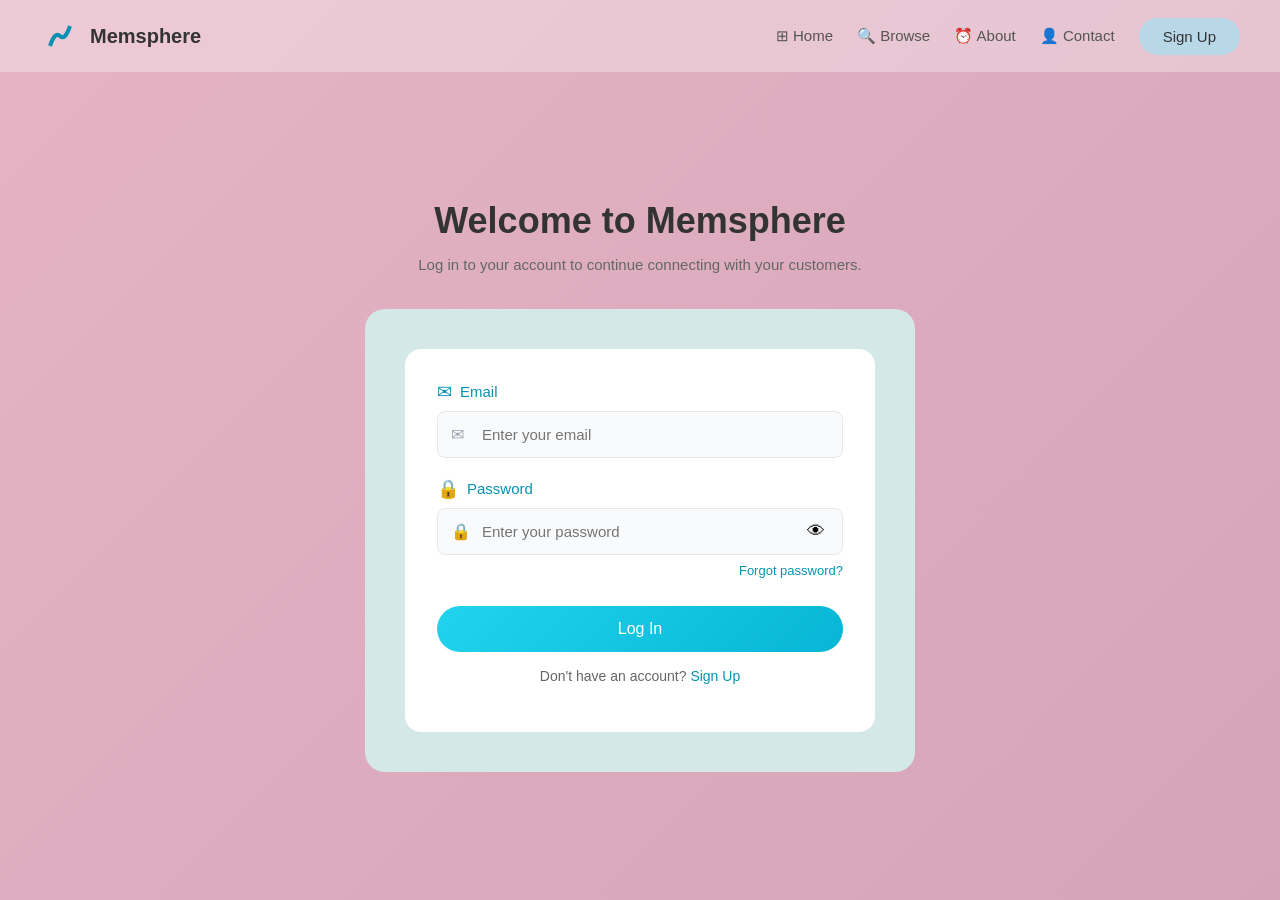
<file: Memspehere1/index.html>
<!DOCTYPE html>
<html lang="en">
<head>
    <meta charset="UTF-8">
    <meta name="viewport" content="width=device-width, initial-scale=1.0">
    <title>Memsphere - Admin Dashboard</title>
    <link rel="stylesheet" href="styles.css">
</head>
<body>
    <div class="container">
        <!-- Sidebar -->
        <aside class="sidebar">
            <div class="logo">
                <svg width="40" height="40" viewBox="0 0 40 40">
                    <path d="M10 30 Q15 15, 20 20 T30 10" stroke="#0891b2" stroke-width="4" fill="none"/>
                </svg>
                <span>Memsphere</span>
            </div>
            <nav>
                <a href="#dashboard" class="nav-item active" data-view="dashboard">
                    <span class="icon">⊞</span>
                    Dashboard
                </a>
                <a href="#approvals" class="nav-item" data-view="approvals">
                    <span class="icon">⚙</span>
                    Business Approvals
                </a>
                <a href="#businesses" class="nav-item" data-view="businesses">
                    <span class="icon">🏛</span>
                    All Businesses
                </a>
            </nav>
        </aside>

        <!-- Main Content -->
        <main class="main-content">
            <!-- Dashboard View -->
            <div id="dashboard-view" class="view active">
                <header class="header">
                    <h1>Dashboard</h1>
                    <div class="header-actions">
                        <button class="icon-btn">🔔</button>
                        <button class="icon-btn" onclick="logout()" title="Logout">👤</button>
                    </div>
                </header>
                
                <div class="stats-grid">
                    <div class="stat-card">
                        <h3>Total<br>Businesses</h3>
                    </div>
                    <div class="stat-card">
                        <h3>Pending<br>Approvals</h3>
                    </div>
                    <div class="stat-card">
                        <h3>Active<br>Businesses</h3>
                    </div>
                </div>

                <div class="recent-section">
                    <h2>Recent Registrations (?)</h2>
                </div>
            </div>

            <!-- Business Approvals View -->
            <div id="approvals-view" class="view">
                <header class="header">
                    <h1>Business Approvals</h1>
                    <div class="header-actions">
                        <button class="icon-btn">🔔</button>
                        <button class="icon-btn" onclick="logout()" title="Logout">👤</button>
                    </div>
                </header>
                
                <div class="controls">
                    <div class="search-bar">
                        <span class="search-icon">🔍</span>
                        <input type="text" placeholder="Search">
                    </div>
                    <button class="btn-secondary">🎚 Filter</button>
                    <button class="btn-secondary">≡ Sort by date</button>
                </div>

                <table class="data-table">
                    <thead>
                        <tr>
                            <th>Business Name</th>
                            <th>Owner</th>
                            <th>Date Registered</th>
                            <th>Status</th>
                            <th>Actions</th>
                        </tr>
                    </thead>
                    <tbody>
                        <tr>
                            <td>Daily Grind Cafe</td>
                            <td>Caster Andres</td>
                            <td>February 01, 2026</td>
                            <td><span class="status-badge pending">Pending</span></td>
                            <td>
                                <div class="action-buttons">
                                    <button class="btn-approve" onclick="handleApprove(this)">Approve</button>
                                    <button class="btn-decline" onclick="handleDecline(this)">Decline</button>
                                </div>
                            </td>
                        </tr>
                        <tr>
                            <td>Daily Grind Cafe</td>
                            <td>Caster Andres</td>
                            <td>February 01, 2026</td>
                            <td><span class="status-badge pending">Pending</span></td>
                            <td>
                                <div class="action-buttons">
                                    <button class="btn-approve" onclick="handleApprove(this)">Approve</button>
                                    <button class="btn-decline" onclick="handleDecline(this)">Decline</button>
                                </div>
                            </td>
                        </tr>
                        <tr>
                            <td>Daily Grind Cafe</td>
                            <td>Caster Andres</td>
                            <td>February 01, 2026</td>
                            <td><span class="status-badge pending">Pending</span></td>
                            <td>
                                <div class="action-buttons">
                                    <button class="btn-approve" onclick="handleApprove(this)">Approve</button>
                                    <button class="btn-decline" onclick="handleDecline(this)">Decline</button>
                                </div>
                            </td>
                        </tr>
                        <tr>
                            <td>Daily Grind Cafe</td>
                            <td>Caster Andres</td>
                            <td>February 01, 2026</td>
                            <td><span class="status-badge pending">Pending</span></td>
                            <td>
                                <div class="action-buttons">
                                    <button class="btn-approve" onclick="handleApprove(this)">Approve</button>
                                    <button class="btn-decline" onclick="handleDecline(this)">Decline</button>
                                </div>
                            </td>
                        </tr>
                    </tbody>
                </table>
            </div>

            <!-- All Businesses View -->
            <div id="businesses-view" class="view">
                <header class="header">
                    <h1>All Businesses</h1>
                    <div class="header-actions">
                        <button class="icon-btn">🔔</button>
                        <button class="icon-btn" onclick="logout()" title="Logout">👤</button>
                    </div>
                </header>
                
                <div class="controls">
                    <div class="search-bar">
                        <span class="search-icon">🔍</span>
                        <input type="text" placeholder="Search">
                    </div>
                    <button class="btn-secondary">🎚 Filter</button>
                    <button class="btn-secondary">≡ Sort by date</button>
                </div>

                <div class="business-grid">
                    <div class="business-card" data-business='{"name":"Daily Grind Cafe","owner":"Caster Andres","location":"Downtown, Manaoag, Pangasinan","date":"February 01, 2026","status":"active","hours":{"monFri":"6:00 AM to 10:00 PM","saturday":"7:00 AM to 9:00 PM","sunday":"8:00 AM to 8:00 PM"}}'>
                        <div class="card-image"></div>
                        <div class="card-content">
                            <h3>Daily Grind Cafe</h3>
                            <p>Owned by Caster Andres</p>
                            <button class="btn-primary" onclick="openBusinessModal(this)">View Details</button>
                        </div>
                        <span class="status-badge active">Active</span>
                    </div>
                    <div class="business-card" data-business='{"name":"Troy&apos;s Ultime Gym","owner":"Troy Andres","location":"Downtown, Manaoag, Pangasinan","date":"January 15, 2026","status":"active","hours":{"monFri":"6:00 AM to 10:00 PM","saturday":"7:00 AM to 9:00 PM","sunday":"8:00 AM to 8:00 PM"}}'>
                        <div class="card-image"></div>
                        <div class="card-content">
                            <h3>Troy's Ultime Gym</h3>
                            <p>Owned by Troy Andres</p>
                            <button class="btn-primary" onclick="openBusinessModal(this)">View Details</button>
                        </div>
                        <span class="status-badge active">Active</span>
                    </div>
                    <div class="business-card" data-business='{"name":"Troy&apos;s Ultime Gym","owner":"Troy Andres","location":"Downtown, Manaoag, Pangasinan","date":"January 15, 2026","status":"active","hours":{"monFri":"6:00 AM to 10:00 PM","saturday":"7:00 AM to 9:00 PM","sunday":"8:00 AM to 8:00 PM"}}'>
                        <div class="card-image"></div>
                        <div class="card-content">
                            <h3>Troy's Ultime Gym</h3>
                            <p>Owned by Troy Andres</p>
                            <button class="btn-primary" onclick="openBusinessModal(this)">View Details</button>
                        </div>
                        <span class="status-badge active">Active</span>
                    </div>
                    <div class="business-card" data-business='{"name":"Daily Grind Cafe","owner":"Caster Andres","location":"Downtown, Manaoag, Pangasinan","date":"February 01, 2026","status":"pending"}'>
                        <div class="card-image"></div>
                        <div class="card-content">
                            <h3>Daily Grind Cafe</h3>
                            <p>Owned by Caster Andres</p>
                            <button class="btn-primary" onclick="openBusinessModal(this)">View Details</button>
                        </div>
                        <span class="status-badge pending">Pending</span>
                    </div>
                    <div class="business-card" data-business='{"name":"Troy&apos;s Ultime Gym","owner":"Troy Andres","location":"Downtown, Manaoag, Pangasinan","date":"January 15, 2026","status":"active","hours":{"monFri":"6:00 AM to 10:00 PM","saturday":"7:00 AM to 9:00 PM","sunday":"8:00 AM to 8:00 PM"}}'>
                        <div class="card-image"></div>
                        <div class="card-content">
                            <h3>Troy's Ultime Gym</h3>
                            <p>Owned by Troy Andres</p>
                            <button class="btn-primary" onclick="openBusinessModal(this)">View Details</button>
                        </div>
                        <span class="status-badge active">Active</span>
                    </div>
                    <div class="business-card" data-business='{"name":"Troy&apos;s Ultime Gym","owner":"Troy Andres","location":"Downtown, Manaoag, Pangasinan","date":"January 15, 2026","status":"active","hours":{"monFri":"6:00 AM to 10:00 PM","saturday":"7:00 AM to 9:00 PM","sunday":"8:00 AM to 8:00 PM"}}'>
                        <div class="card-image"></div>
                        <div class="card-content">
                            <h3>Troy's Ultime Gym</h3>
                            <p>Owned by Troy Andres</p>
                            <button class="btn-primary" onclick="openBusinessModal(this)">View Details</button>
                        </div>
                        <span class="status-badge active">Active</span>
                    </div>
                </div>
            </div>
        </main>
    </div>

    <!-- Modal for Business Details -->
    <div id="businessModal" class="modal">
        <div class="modal-content">
            <span class="modal-close" onclick="closeBusinessModal()">&times;</span>
            <div id="modalBody"></div>
        </div>
    </div>

    <script src="script.js"></script>
</body>
</html>
</file>
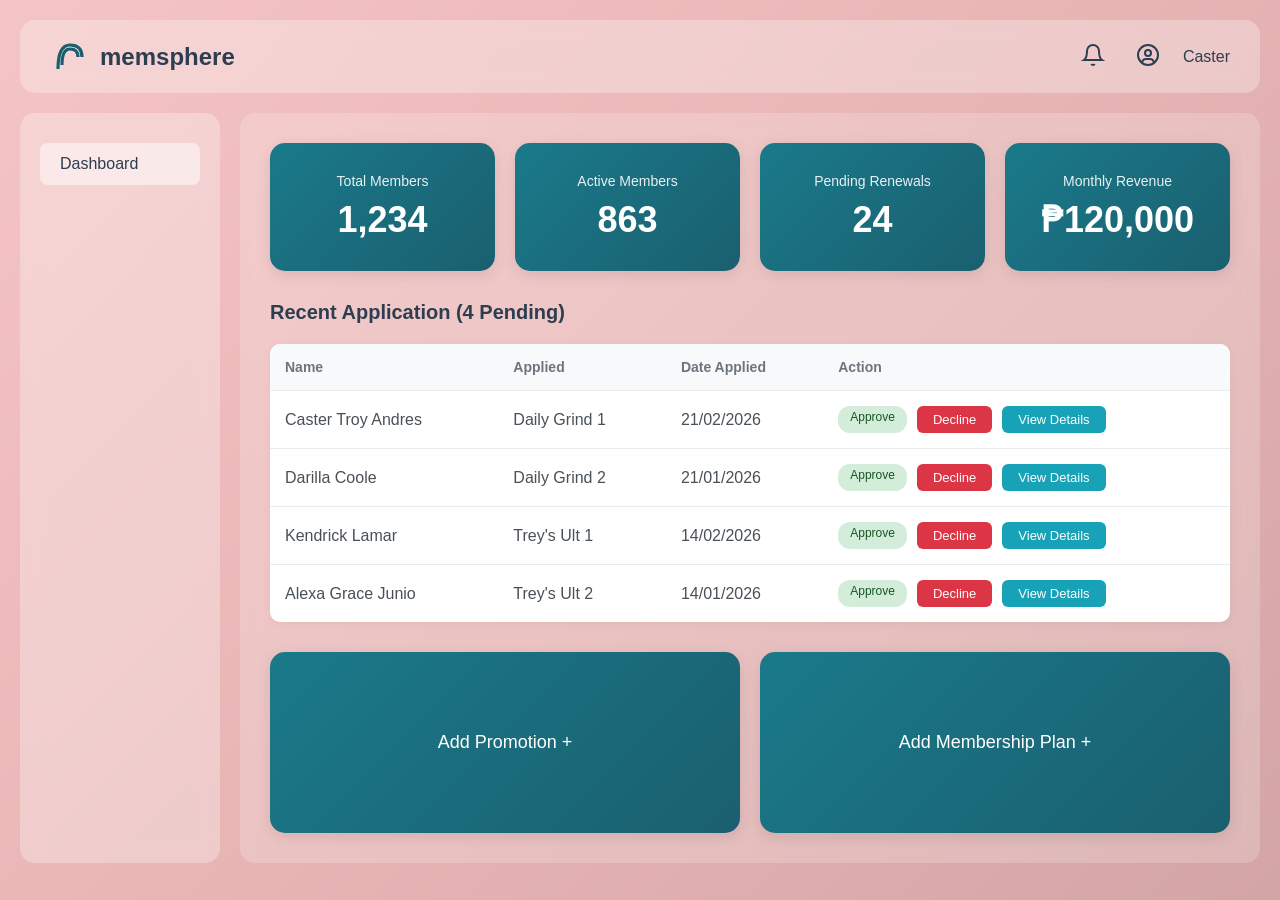
<file: Owner/index.html>
<!DOCTYPE html>
<html lang="en">
<head>
    <meta charset="UTF-8">
    <meta name="viewport" content="width=device-width, initial-scale=1.0">
    <title>Memsphere - Dashboard</title>
    <link rel="stylesheet" href="styles.css">
</head>
<body>
    <div class="container">
        <!-- Header -->
        <header class="header">
            <div class="logo">
                <svg class="logo-icon" viewBox="0 0 50 50">
                    <path d="M10 40 Q10 10, 25 10 T40 25" stroke="currentColor" fill="none" stroke-width="4"/>
                    <path d="M15 35 Q15 15, 25 15 T35 25" stroke="currentColor" fill="none" stroke-width="4"/>
                </svg>
                <span class="logo-text">memsphere</span>
            </div>
            <div class="header-actions">
                <button class="icon-btn" aria-label="Notifications">
                    <svg viewBox="0 0 24 24" fill="none" stroke="currentColor" stroke-width="2">
                        <path d="M18 8A6 6 0 0 0 6 8c0 7-3 9-3 9h18s-3-2-3-9"/>
                        <path d="M13.73 21a2 2 0 0 1-3.46 0"/>
                    </svg>
                </button>
                <button class="icon-btn" aria-label="User Profile">
                    <svg viewBox="0 0 24 24" fill="none" stroke="currentColor" stroke-width="2">
                        <circle cx="12" cy="12" r="10"/>
                        <circle cx="12" cy="10" r="3"/>
                        <path d="M6.168 18.849A4 4 0 0 1 10 16h4a4 4 0 0 1 3.834 2.855"/>
                    </svg>
                </button>
                <span class="user-name">Caster</span>
            </div>
        </header>

        <div class="main-content">
            <!-- Sidebar -->
            <aside class="sidebar">
                <nav>
                    <a href="#" class="nav-item active">Dashboard</a>
                </nav>
            </aside>

            <!-- Dashboard Content -->
            <main class="dashboard">
                <!-- Stats Cards -->
                <div class="stats-grid" id="statsGrid">
                    <div class="stat-card">
                        <div class="stat-label">Total Members</div>
                        <div class="stat-value">1,234</div>
                    </div>
                    <div class="stat-card">
                        <div class="stat-label">Active Members</div>
                        <div class="stat-value">863</div>
                    </div>
                    <div class="stat-card">
                        <div class="stat-label">Pending Renewals</div>
                        <div class="stat-value">24</div>
                    </div>
                    <div class="stat-card">
                        <div class="stat-label">Monthly Revenue</div>
                        <div class="stat-value">₱120,000</div>
                    </div>
                </div>

                <!-- Recent Applications -->
                <section class="applications-section">
                    <h2 class="section-title">Recent Application (4 Pending)</h2>
                    <div class="table-container">
                        <table class="applications-table">
                            <thead>
                                <tr>
                                    <th>Name</th>
                                    <th>Applied</th>
                                    <th>Date Applied</th>
                                    <th>Action</th>
                                </tr>
                            </thead>
                            <tbody id="applicationsTable"></tbody>
                        </table>
                    </div>
                </section>

                <!-- Add Buttons Section -->
                <section class="add-section">
                    <div class="add-card" id="addPromotion">
                        <span>Add Promotion +</span>
                    </div>
                    <div class="add-card" id="addMembership">
                        <span>Add Membership Plan +</span>
                    </div>
                </section>
            </main>
        </div>
    </div>

    <script src="script.js"></script>
</body>
</html>
</file>
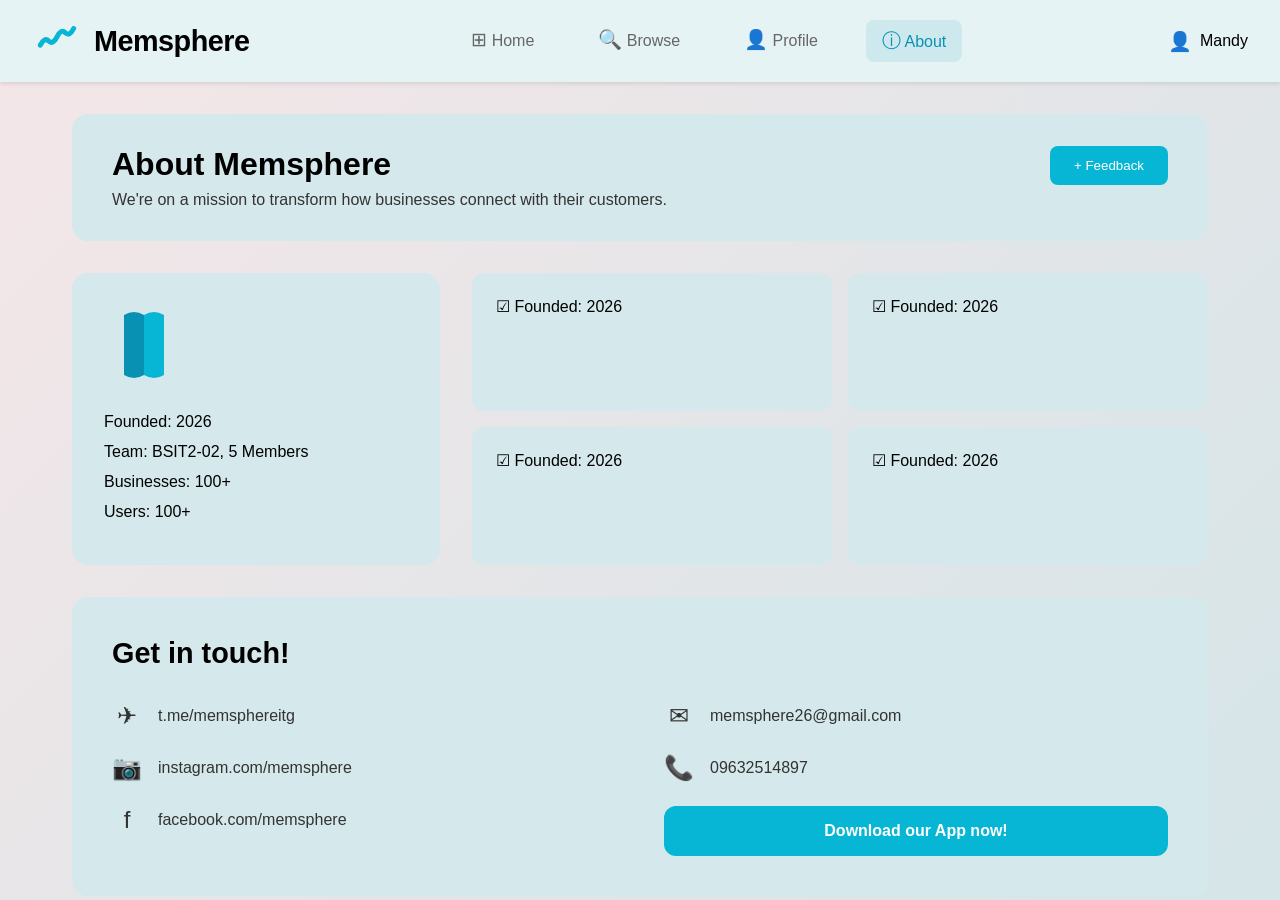
<file: Client/about.html>
<!DOCTYPE html>
<html lang="en">
<head>
    <meta charset="UTF-8">
    <meta name="viewport" content="width=device-width, initial-scale=1.0">
    <title>Memsphere - About</title>
    <link rel="stylesheet" href="style.css">
</head>
<body>
    <nav class="navbar">
        <div class="nav-container">
            <div class="logo">
                <svg width="50" height="50" viewBox="0 0 60 60">
                    <path d="M10 35 Q15 25, 20 30 Q25 35, 30 25 Q35 15, 40 20 Q45 25, 50 15" 
                          stroke="#06b6d4" stroke-width="6" fill="none" stroke-linecap="round" stroke-linejoin="round"/>
                </svg>
                <span class="logo-text">Memsphere</span>
            </div>
            <div class="nav-links">
                <a href="home.html" class="nav-link"><span class="icon">⊞</span> Home</a>
                <a href="index.html" class="nav-link"><span class="icon">🔍</span> Browse</a>
                <a href="profile.html" class="nav-link"><span class="icon">👤</span> Profile</a>
                <a href="about.html" class="nav-link active"><span class="icon">ⓘ</span> About</a>
            </div>
            <div class="user-section">
                <span class="icon">👤</span>
                <span>Mandy</span>
            </div>
        </div>
    </nav>

    <main class="main-content about-page">
        <div class="about-header">
            <div>
                <h1>About Memsphere</h1>
                <p>We're on a mission to transform how businesses connect with their customers.</p>
            </div>
            <button class="feedback-btn">+ Feedback</button>
        </div>

        <div class="about-content">
            <div class="about-card">
                <div class="logo-large">
                    <svg width="80" height="80" viewBox="0 0 80 80">
                        <path d="M20 10 Q30 4, 40 10 L40 70 Q30 76, 20 70 Z" fill="#0891b2"/>
                        <path d="M40 10 Q50 4, 60 10 L60 70 Q50 76, 40 70 Z" fill="#06b6d4"/>
                    </svg>
                </div>
                <ul class="about-list">
                    <li>Founded: 2026</li>
                    <li>Team: BSIT2-02, 5 Members</li>
                    <li>Businesses: 100+</li>
                    <li>Users: 100+</li>
                </ul>
            </div>

            <div class="milestone-cards">
                <div class="milestone-card">☑ Founded: 2026</div>
                <div class="milestone-card">☑ Founded: 2026</div>
                <div class="milestone-card">☑ Founded: 2026</div>
                <div class="milestone-card">☑ Founded: 2026</div>
            </div>
        </div>

        <div class="contact-section">
            <h2>Get in touch!</h2>
            <div class="contact-content">
                <div class="contact-left">
                    <div class="contact-item">
                        <span class="contact-icon">✈</span>
                        <span>t.me/memsphereitg</span>
                    </div>
                    <div class="contact-item">
                        <span class="contact-icon">📷</span>
                        <span>instagram.com/memsphere</span>
                    </div>
                    <div class="contact-item">
                        <span class="contact-icon">f</span>
                        <span>facebook.com/memsphere</span>
                    </div>
                </div>
                <div class="contact-right">
                    <div class="contact-item">
                        <span class="contact-icon">✉</span>
                        <span>memsphere26@gmail.com</span>
                    </div>
                    <div class="contact-item">
                        <span class="contact-icon">📞</span>
                        <span>09632514897</span>
                    </div>
                    <button class="download-btn">Download our App now!</button>
                </div>
            </div>
        </div>
    </main>

    <script src="script.js"></script>
</body>
</html>
</file>
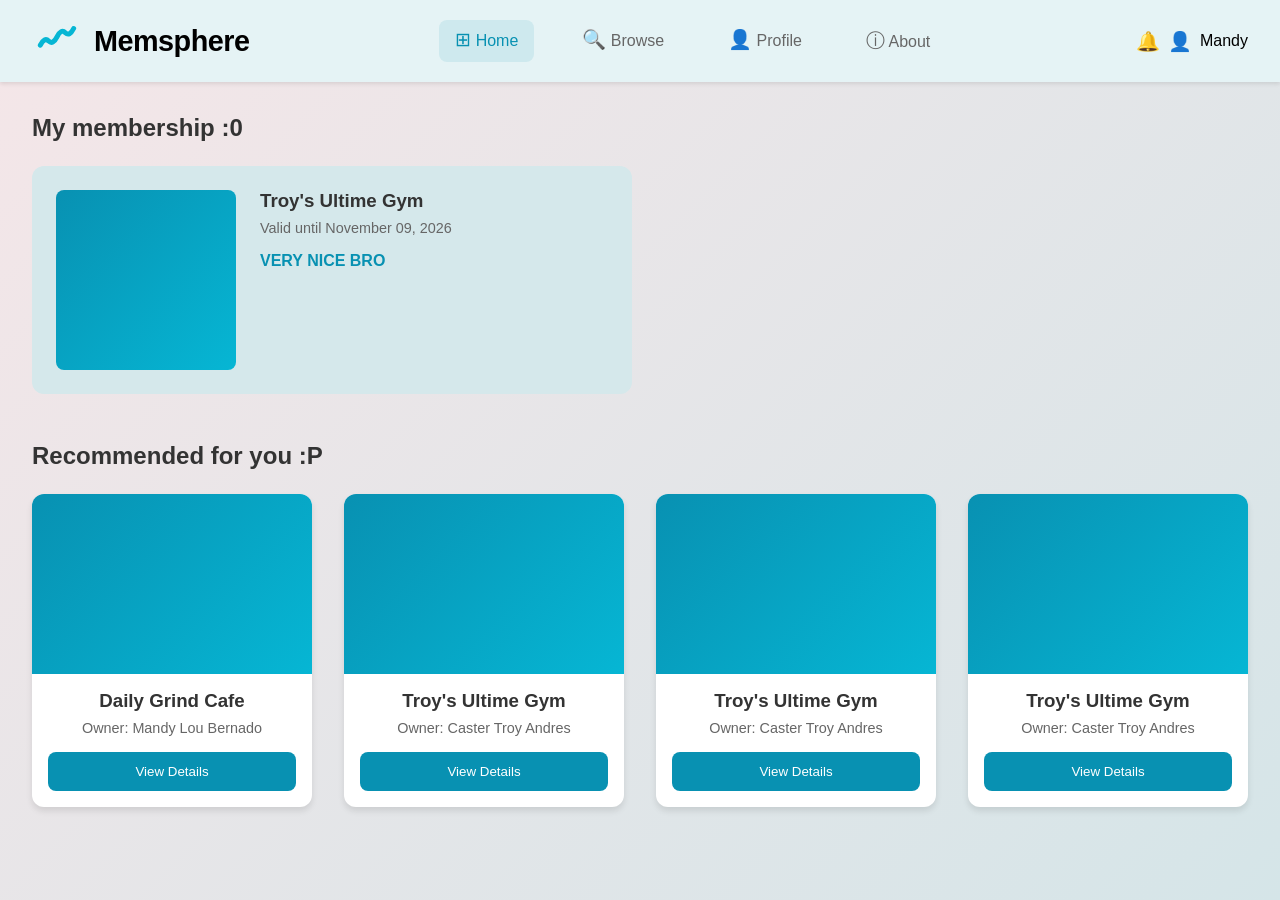
<file: Client/home.html>
<!DOCTYPE html>
<html lang="en">
<head>
    <meta charset="UTF-8">
    <meta name="viewport" content="width=device-width, initial-scale=1.0">
    <title>Memsphere - Home</title>
    <link rel="stylesheet" href="style.css">
</head>
<body>
    <nav class="navbar">
        <div class="nav-container">
            <div class="logo">
                <svg width="50" height="50" viewBox="0 0 60 60">
                    <path d="M10 35 Q15 25, 20 30 Q25 35, 30 25 Q35 15, 40 20 Q45 25, 50 15" 
                          stroke="#06b6d4" stroke-width="6" fill="none" stroke-linecap="round" stroke-linejoin="round"/>
                </svg>
                <span class="logo-text">Memsphere</span>
            </div>
            <div class="nav-links">
                <a href="home.html" class="nav-link active"><span class="icon">⊞</span> Home</a>
                <a href="index.html" class="nav-link"><span class="icon">🔍</span> Browse</a>
                <a href="profile.html" class="nav-link"><span class="icon">👤</span> Profile</a>
                <a href="about.html" class="nav-link"><span class="icon">ⓘ</span> About</a>
            </div>
            <div class="user-section">
                <span class="icon">🔔</span>
                <span class="icon">👤</span>
                <span>Mandy</span>
            </div>
        </div>
    </nav>

    <main class="main-content">
        <section class="membership-section">
            <h2>My membership :0</h2>
            <div class="membership-card">
                <div class="membership-image"></div>
                <div class="membership-info">
                    <h3>Troy's Ultime Gym</h3>
                    <p class="membership-date">Valid until November 09, 2026</p>
                    <p class="membership-price">VERY NICE BRO</p>
                </div>
            </div>
        </section>

        <section class="recommended-section">
            <h2>Recommended for you :P</h2>
            <div class="business-grid" id="recommendedGrid"></div>
        </section>
    </main>

    <script src="script.js"></script>
</body>
</html>
</file>
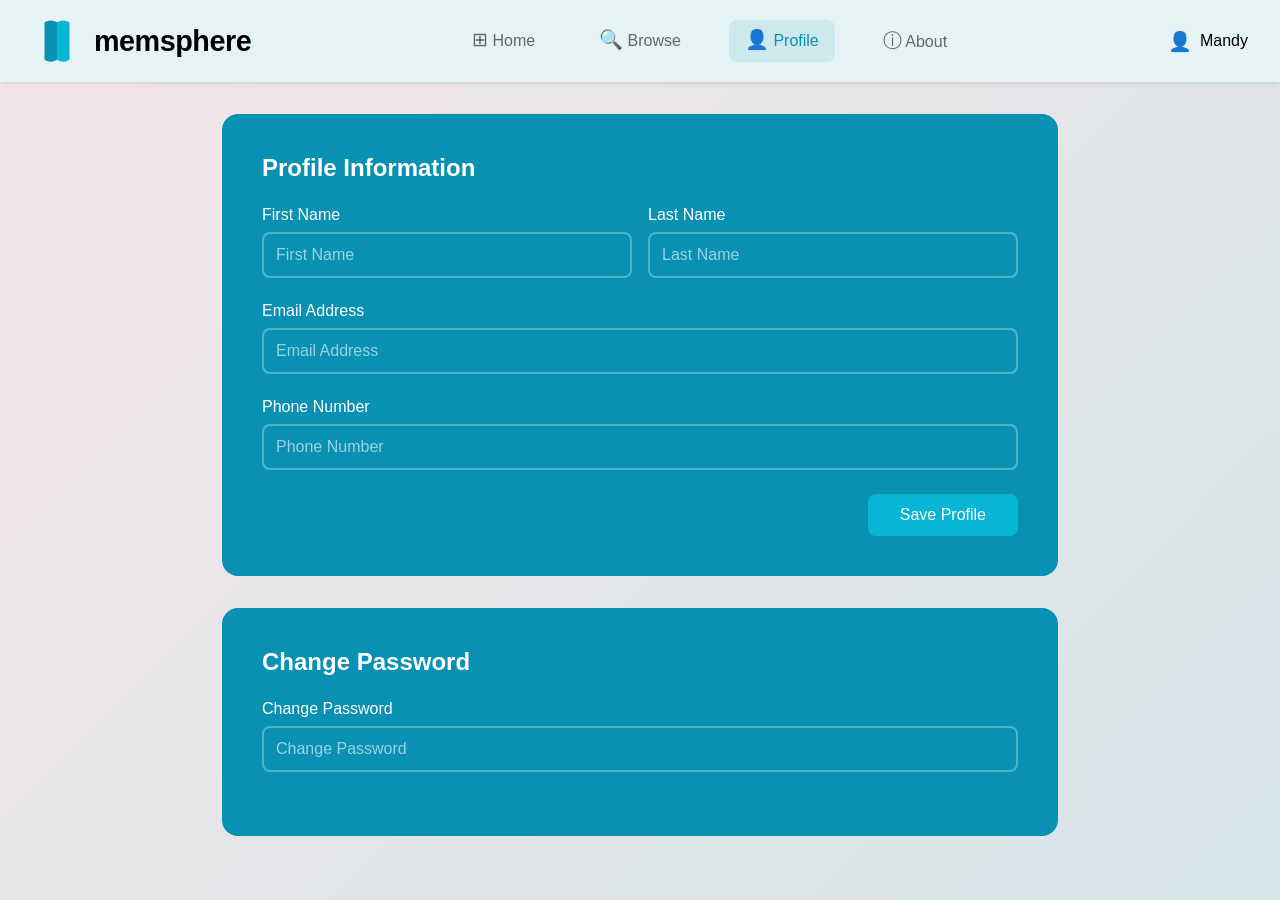
<file: Client/profile.html>
<!DOCTYPE html>
<html lang="en">
<head>
    <meta charset="UTF-8">
    <meta name="viewport" content="width=device-width, initial-scale=1.0">
    <title>Memsphere - Profile</title>
    <link rel="stylesheet" href="style.css">
</head>
<body>
    <nav class="navbar">
        <div class="nav-container">
            <div class="logo">
                <svg width="40" height="40" viewBox="0 0 40 40">
                    <path d="M10 5 Q15 2, 20 5 L20 35 Q15 38, 10 35 Z" fill="#0891b2"/>
                    <path d="M20 5 Q25 2, 30 5 L30 35 Q25 38, 20 35 Z" fill="#06b6d4"/>
                </svg>
                <span class="logo-text">memsphere</span>
            </div>
            <div class="nav-links">
                <a href="home.html" class="nav-link"><span class="icon">⊞</span> Home</a>
                <a href="index.html" class="nav-link"><span class="icon">🔍</span> Browse</a>
                <a href="profile.html" class="nav-link active"><span class="icon">👤</span> Profile</a>
                <a href="about.html" class="nav-link"><span class="icon">ⓘ</span> About</a>
            </div>
            <div class="user-section">
                <span class="icon">👤</span>
                <span>Mandy</span>
            </div>
        </div>
    </nav>

    <main class="main-content profile-page">
        <div class="profile-container">
            <div class="profile-card">
                <h2>Profile Information</h2>
                <form id="profileForm">
                    <div class="form-row">
                        <div class="form-group">
                            <label>First Name</label>
                            <input type="text" id="firstName" placeholder="First Name">
                        </div>
                        <div class="form-group">
                            <label>Last Name</label>
                            <input type="text" id="lastName" placeholder="Last Name">
                        </div>
                    </div>
                    <div class="form-group">
                        <label>Email Address</label>
                        <input type="email" id="email" placeholder="Email Address">
                    </div>
                    <div class="form-group">
                        <label>Phone Number</label>
                        <input type="tel" id="phone" placeholder="Phone Number">
                    </div>
                    <button type="submit" class="save-btn">Save Profile</button>
                </form>
            </div>

            <div class="profile-card">
                <h2>Change Password</h2>
                <form id="passwordForm">
                    <div class="form-group">
                        <label>Change Password</label>
                        <input type="email" id="passwordEmail" placeholder="Change Password">
                    </div>
                </form>
            </div>
        </div>
    </main>

    <script src="script.js"></script>
</body>
</html>
</file>
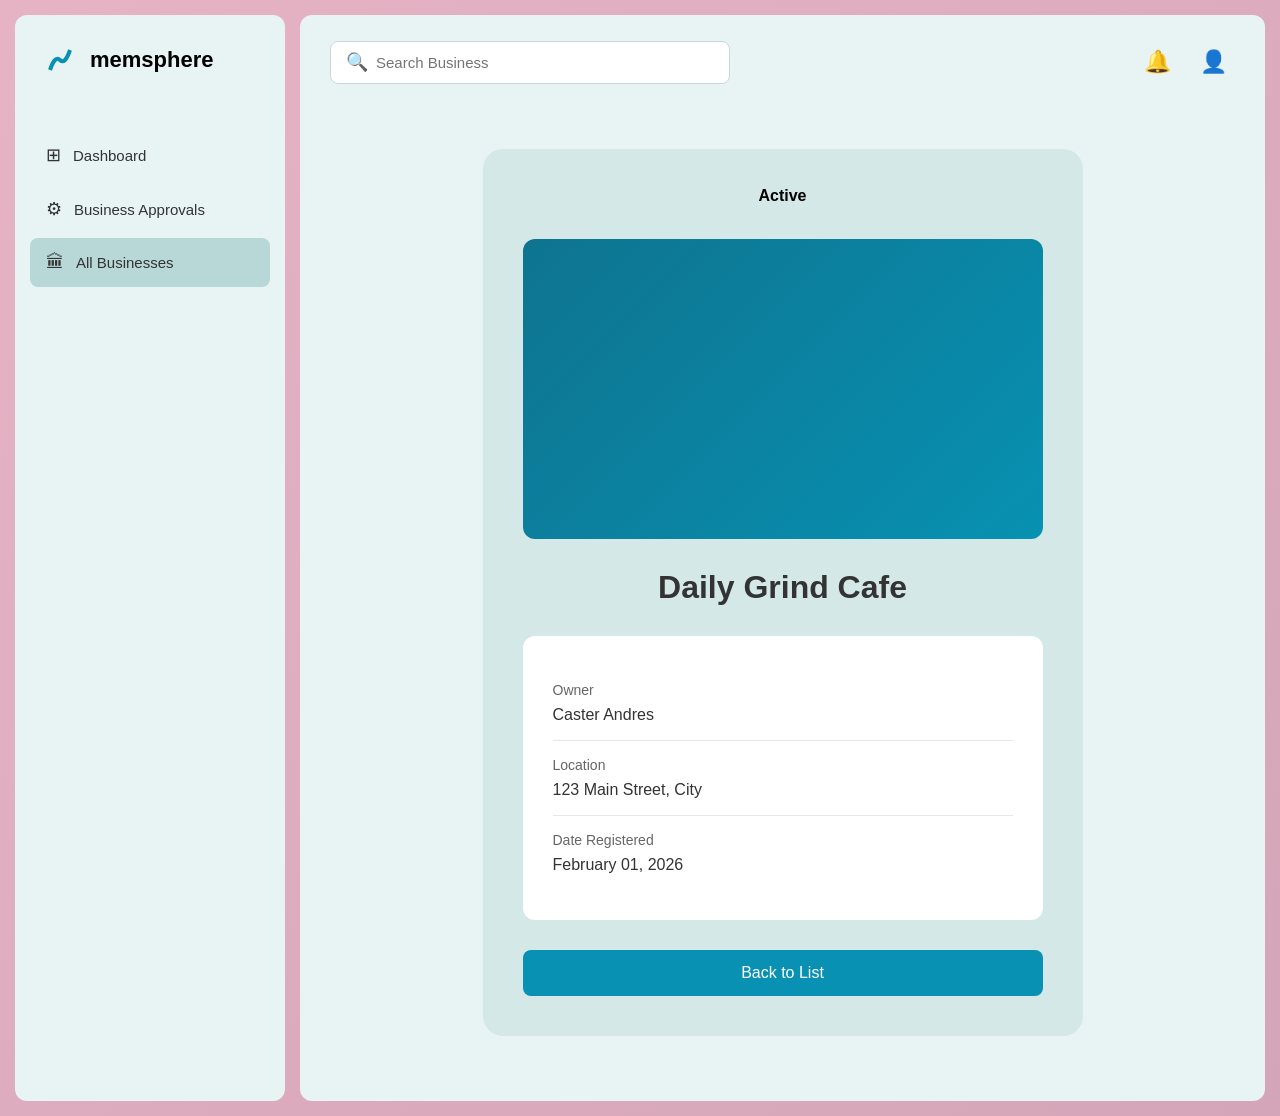
<file: Memspehere1/business-details.html>
<!DOCTYPE html>
<html lang="en">
<head>
    <meta charset="UTF-8">
    <meta name="viewport" content="width=device-width, initial-scale=1.0">
    <title>Business Details - Memsphere</title>
    <link rel="stylesheet" href="styles.css">
    <link rel="stylesheet" href="business-details.css">
</head>
<body>
    <div class="container">
        <!-- Sidebar -->
        <aside class="sidebar">
            <div class="logo">
                <svg width="40" height="40" viewBox="0 0 40 40">
                    <path d="M10 30 Q15 15, 20 20 T30 10" stroke="#0891b2" stroke-width="4" fill="none"/>
                </svg>
                <span>memsphere</span>
            </div>
            <nav>
                <a href="index.html" class="nav-item">
                    <span class="icon">⊞</span>
                    Dashboard
                </a>
                <a href="index.html#approvals" class="nav-item">
                    <span class="icon">⚙</span>
                    Business Approvals
                </a>
                <a href="index.html#businesses" class="nav-item active">
                    <span class="icon">🏛</span>
                    All Businesses
                </a>
            </nav>
        </aside>

        <!-- Main Content -->
        <main class="main-content">
            <!-- Header -->
            <header class="header">
                <div class="search-bar">
                    <span class="search-icon">🔍</span>
                    <input type="text" placeholder="Search Business">
                </div>
                <div class="header-actions">
                    <button class="icon-btn">🔔</button>
                    <button class="icon-btn">👤</button>
                </div>
            </header>

            <!-- Business Details -->
            <div class="details-container">
                <div class="details-card">
                    <span class="status-badge" id="statusBadge">Active</span>
                    <div class="business-image"></div>
                    <h2 class="business-name" id="businessName">Daily Grind Cafe</h2>
                    
                    <div class="details-info">
                        <div class="info-item">
                            <span class="info-label">Owner</span>
                            <span class="info-value" id="ownerName">Caster Andres</span>
                        </div>
                        <div class="info-item">
                            <span class="info-label">Location</span>
                            <span class="info-value" id="location">123 Main Street, City</span>
                        </div>
                        <div class="info-item">
                            <span class="info-label">Date Registered</span>
                            <span class="info-value" id="dateRegistered">February 01, 2026</span>
                        </div>
                    </div>

                    <button class="btn-back" onclick="window.history.back()">Back to List</button>
                </div>
            </div>
        </main>
    </div>

    <script>
        // Get business data from URL parameters
        const urlParams = new URLSearchParams(window.location.search);
        const businessName = urlParams.get('name') || 'Daily Grind Cafe';
        const owner = urlParams.get('owner') || 'Caster Andres';
        const status = urlParams.get('status') || 'active';
        const date = urlParams.get('date') || 'February 01, 2026';
        const location = urlParams.get('location') || '123 Main Street, City';

        // Update the page with business data
        document.getElementById('businessName').textContent = businessName;
        document.getElementById('ownerName').textContent = owner;
        document.getElementById('dateRegistered').textContent = date;
        document.getElementById('location').textContent = location;

        // Update status badge
        const statusBadge = document.getElementById('statusBadge');
        if (status.toLowerCase() === 'pending') {
            statusBadge.textContent = 'Pending';
            statusBadge.classList.remove('active');
            statusBadge.classList.add('pending');
        } else {
            statusBadge.textContent = 'Active';
            statusBadge.classList.remove('pending');
            statusBadge.classList.add('active');
        }
    </script>
</body>
</html>
</file>
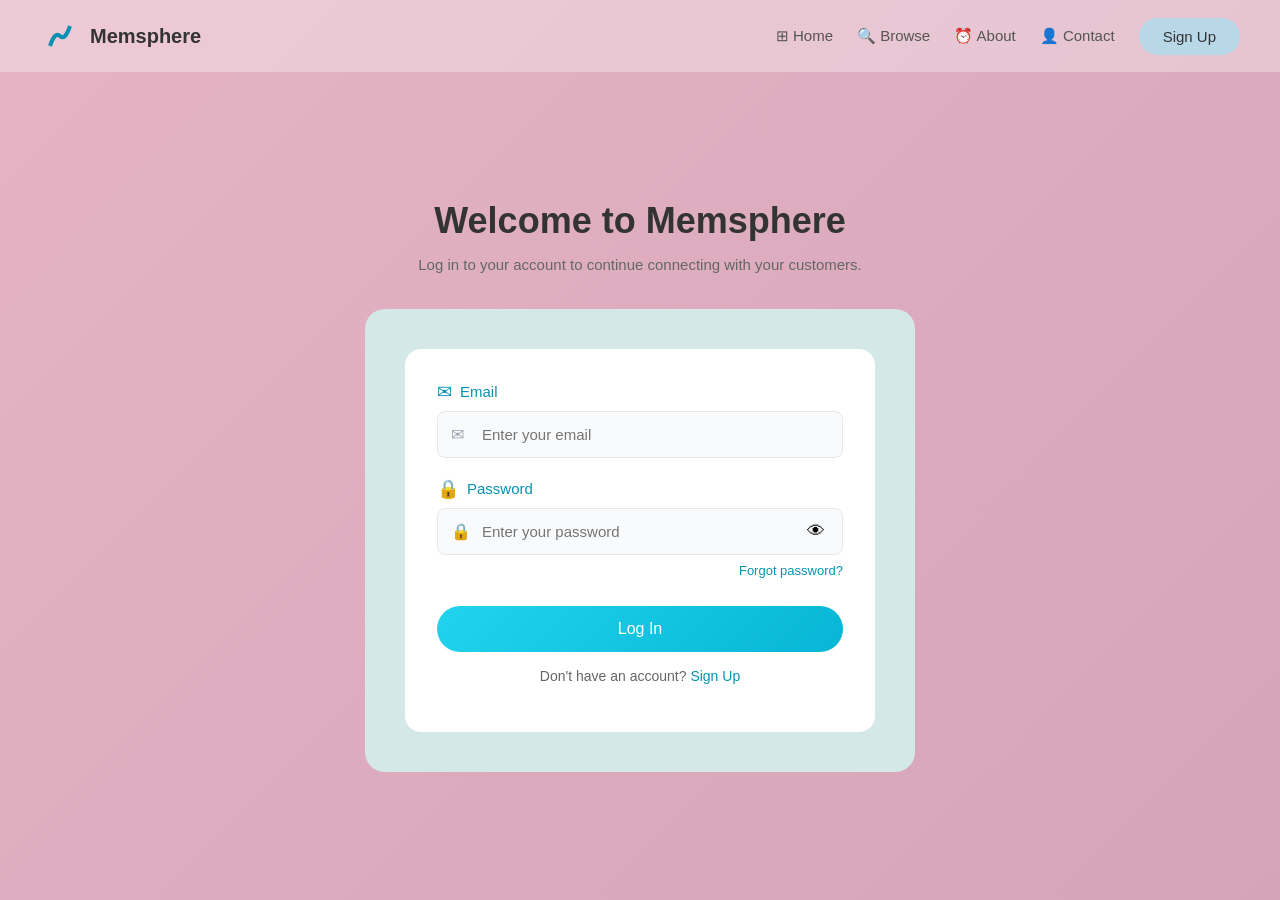
<file: Memspehere1/login.html>
<!DOCTYPE html>
<html lang="en">
<head>
    <meta charset="UTF-8">
    <meta name="viewport" content="width=device-width, initial-scale=1.0">
    <title>Memsphere - Login</title>
    <link rel="stylesheet" href="login.css">
</head>
<body>
    <!-- Navigation -->
    <nav class="navbar">
        <div class="nav-container">
            <div class="logo">
                <svg width="40" height="40" viewBox="0 0 40 40">
                    <path d="M10 30 Q15 15, 20 20 T30 10" stroke="#0891b2" stroke-width="4" fill="none"/>
                </svg>
                <span>Memsphere</span>
            </div>
            <div class="nav-links">
                <a href="#" class="nav-link">⊞ Home</a>
                <a href="#" class="nav-link">🔍 Browse</a>
                <a href="#" class="nav-link">⏰ About</a>
                <a href="#" class="nav-link">👤 Contact</a>
                <a href="#" class="btn-signup">Sign Up</a>
            </div>
        </div>
    </nav>

    <!-- Main Content -->
    <main class="login-container">
        <div class="login-content">
            <h1>Welcome to Memsphere</h1>
            <p class="subtitle">Log in to your account to continue connecting with your customers.</p>

            <div class="login-card">
                <form class="login-form">
                    <!-- Email Field -->
                    <div class="form-group">
                        <label class="form-label">
                            <span class="label-icon">✉</span>
                            Email
                        </label>
                        <div class="input-wrapper">
                            <span class="input-icon">✉</span>
                            <input type="email" placeholder="Enter your email" required>
                        </div>
                    </div>

                    <!-- Password Field -->
                    <div class="form-group">
                        <label class="form-label">
                            <span class="label-icon">🔒</span>
                            Password
                        </label>
                        <div class="input-wrapper">
                            <span class="input-icon">🔒</span>
                            <input type="password" id="password" placeholder="Enter your password" required>
                            <button type="button" class="toggle-password" onclick="togglePassword()">👁</button>
                        </div>
                        <a href="#" class="forgot-link">Forgot password?</a>
                    </div>

                    <!-- Login Button -->
                    <button type="submit" class="btn-login">Log In</button>

                    <!-- Sign Up Link -->
                    <p class="signup-text">
                        Don't have an account? <a href="#" class="signup-link">Sign Up</a>
                    </p>
                </form>


            </div>
        </div>
    </main>



    <script>
        // Toggle password visibility
        function togglePassword() {
            const passwordInput = document.getElementById('password');
            const toggleBtn = event.target;
            
            if (passwordInput.type === 'password') {
                passwordInput.type = 'text';
                toggleBtn.textContent = '👁';
            } else {
                passwordInput.type = 'password';
                toggleBtn.textContent = '👁';
            }
        }

        // Form submission - redirect to dashboard
        document.querySelector('.login-form').addEventListener('submit', (e) => {
            e.preventDefault();
            
            const email = document.querySelector('input[type="email"]').value;
            const password = document.querySelector('input[type="password"]').value;
            
            // Simple validation
            if (email && password) {
                // You can add more validation here (e.g., check against a database)
                // For demo purposes, accept any email/password
                
                // Store login state
                sessionStorage.setItem('isLoggedIn', 'true');
                sessionStorage.setItem('userEmail', email);
                
                // Show success message
                alert('Login successful! Redirecting to dashboard...');
                
                // Redirect to the admin dashboard
                window.location.href = 'index.html';
            } else {
                alert('Please enter both email and password');
            }
        });
    </script>
</body>
</html>
</file>
<file: Memspehere1/styles.css>
* {
    margin: 0;
    padding: 0;
    box-sizing: border-box;
}

body {
    font-family: -apple-system, BlinkMacSystemFont, 'Segoe UI', Roboto, Oxygen, Ubuntu, Cantarell, sans-serif;
    background: linear-gradient(135deg, #e5b3c4 0%, #d4a5b8 100%);
    min-height: 100vh;
}

.container {
    display: flex;
    min-height: 100vh;
    padding: 15px;
    gap: 15px;
}

/* Sidebar */
.sidebar {
    width: 270px;
    background: #e8f4f4;
    border-radius: 12px;
    padding: 25px 15px;
}

.logo {
    display: flex;
    align-items: center;
    gap: 10px;
    margin-bottom: 50px;
    padding: 0 10px;
    font-size: 22px;
    font-weight: 600;
}

.nav-item {
    display: flex;
    align-items: center;
    gap: 12px;
    padding: 14px 16px;
    margin-bottom: 4px;
    text-decoration: none;
    color: #333;
    border-radius: 8px;
    transition: background 0.2s;
    font-size: 15px;
}

.nav-item:hover {
    background: rgba(8, 145, 178, 0.08);
}

.nav-item.active {
    background: #b8d8d8;
}

.icon {
    font-size: 18px;
}

/* Main Content */
.main-content {
    flex: 1;
    background: #e8f4f4;
    border-radius: 12px;
    padding: 25px 30px;
    overflow-y: auto;
}

/* Header */
.header {
    display: flex;
    justify-content: space-between;
    align-items: center;
    margin-bottom: 25px;
}

.header h1 {
    font-size: 24px;
    font-weight: 600;
    color: #333;
}

.header-actions {
    display: flex;
    gap: 12px;
}

.icon-btn {
    width: 44px;
    height: 44px;
    border: none;
    background: transparent;
    border-radius: 8px;
    cursor: pointer;
    font-size: 22px;
    transition: background 0.2s;
}

.icon-btn:hover {
    background: rgba(0, 0, 0, 0.05);
}

/* Views */
.view {
    display: none;
}

.view.active {
    display: block;
}

/* Dashboard Stats */
.stats-grid {
    display: grid;
    grid-template-columns: repeat(3, 1fr);
    gap: 20px;
    margin-bottom: 40px;
}

.stat-card {
    background: linear-gradient(135deg, #0e7490 0%, #0891b2 100%);
    border-radius: 12px;
    padding: 60px 30px;
    color: white;
    min-height: 180px;
    display: flex;
    align-items: center;
    justify-content: center;
}

.stat-card h3 {
    font-size: 22px;
    text-align: center;
    line-height: 1.4;
}

.recent-section {
    background: #d4e8e8;
    border-radius: 12px;
    padding: 30px;
    min-height: 300px;
}

.recent-section h2 {
    font-size: 20px;
    color: #333;
}

/* Controls */
.controls {
    display: flex;
    gap: 12px;
    margin-bottom: 25px;
}

.search-bar {
    position: relative;
    flex: 1;
    max-width: 400px;
}

.search-bar input {
    width: 100%;
    padding: 12px 20px 12px 45px;
    border: 1px solid #c5d9d9;
    border-radius: 8px;
    background: white;
    font-size: 15px;
}

.search-icon {
    position: absolute;
    left: 16px;
    top: 50%;
    transform: translateY(-50%);
    font-size: 18px;
    color: #666;
}

.btn-secondary {
    padding: 12px 20px;
    border: 1px solid #c5d9d9;
    background: white;
    border-radius: 8px;
    cursor: pointer;
    font-size: 14px;
    display: flex;
    align-items: center;
    gap: 6px;
    transition: background 0.2s;
}

.btn-secondary:hover {
    background: #f9fafb;
}

/* Table */
.data-table {
    width: 100%;
    background: white;
    border-radius: 12px;
    overflow: hidden;
    border-collapse: separate;
    border-spacing: 0;
}

.data-table th,
.data-table td {
    padding: 20px 24px;
    text-align: left;
    font-size: 15px;
}

.data-table thead {
    background: #d4e8e8;
}

.data-table thead th {
    font-weight: 600;
    color: #333;
    font-size: 16px;
}

.data-table tbody {
    background: white;
}

.data-table tbody tr {
    border-bottom: 1px solid #e5e7eb;
}

.data-table tbody tr:last-child {
    border-bottom: none;
}

.data-table tbody td {
    color: #333;
}

.status-badge {
    display: inline-block;
    padding: 8px 20px;
    border-radius: 25px;
    font-size: 14px;
    font-weight: 500;
}

.status-badge.pending {
    background: #fef3c7;
    color: #92400e;
}

.status-badge.active {
    background: #d1fae5;
    color: #065f46;
}

.action-buttons {
    display: flex;
    gap: 12px;
}

.btn-approve {
    padding: 12px 36px;
    border: none;
    background: #c8e6c9;
    color: #2d5f2e;
    border-radius: 30px;
    cursor: pointer;
    font-size: 15px;
    font-weight: 600;
    transition: background 0.2s;
}

.btn-approve:hover {
    background: #b8d6b9;
}

.btn-decline {
    padding: 12px 36px;
    border: none;
    background: #ef5350;
    color: white;
    border-radius: 30px;
    cursor: pointer;
    font-size: 15px;
    font-weight: 600;
    transition: all 0.2s;
}

.btn-decline:hover {
    background: #e53935;
}

/* Business Grid */
.business-grid {
    display: grid;
    grid-template-columns: repeat(3, 1fr);
    gap: 20px;
}

.business-card {
    background: white;
    border-radius: 12px;
    overflow: hidden;
    position: relative;
}

.card-image {
    width: 100%;
    height: 180px;
    background: linear-gradient(135deg, #0e7490 0%, #0891b2 100%);
}

.card-content {
    padding: 20px;
}

.card-content h3 {
    font-size: 18px;
    margin-bottom: 8px;
}

.card-content p {
    color: #666;
    font-size: 14px;
    margin-bottom: 16px;
}

.btn-primary {
    width: 100%;
    padding: 14px;
    border: none;
    background: #0891b2;
    color: white;
    border-radius: 8px;
    cursor: pointer;
    font-size: 16px;
    font-weight: 600;
    transition: background 0.2s;
}

.btn-primary:hover {
    background: #0e7490;
}

.business-card .status-badge {
    position: absolute;
    top: 16px;
    left: 16px;
}

@media (max-width: 1200px) {
    .business-grid {
        grid-template-columns: repeat(2, 1fr);
    }
}

@media (max-width: 768px) {
    .container {
        flex-direction: column;
    }
    
    .sidebar {
        width: 100%;
    }
    
    .stats-grid,
    .business-grid {
        grid-template-columns: 1fr;
    }
}

/* Modal */
.modal {
    display: none;
    position: fixed;
    z-index: 1000;
    left: 0;
    top: 0;
    width: 100%;
    height: 100%;
    background-color: rgba(0, 0, 0, 0.6);
    animation: fadeIn 0.3s;
}

.modal.show {
    display: flex;
    justify-content: center;
    align-items: center;
}

.modal-content {
    background: white;
    border-radius: 16px;
    width: 90%;
    max-width: 600px;
    position: relative;
    animation: slideIn 0.3s;
    box-shadow: 0 10px 40px rgba(0, 0, 0, 0.3);
    overflow: hidden;
}

.modal-close {
    position: absolute;
    right: 20px;
    top: 20px;
    width: 32px;
    height: 32px;
    font-size: 28px;
    font-weight: bold;
    color: #333;
    cursor: pointer;
    z-index: 10;
    background: rgba(255, 255, 255, 0.9);
    border-radius: 50%;
    display: flex;
    align-items: center;
    justify-content: center;
    transition: background 0.2s;
}

.modal-close:hover {
    background: rgba(255, 255, 255, 1);
    color: #000;
}

.modal-status-badge {
    position: absolute;
    top: 20px;
    left: 50%;
    transform: translateX(-50%);
    padding: 10px 28px;
    border-radius: 25px;
    font-size: 16px;
    font-weight: 600;
    z-index: 5;
}

.modal-status-badge.active {
    background: #d1fae5;
    color: #065f46;
}

.modal-status-badge.pending {
    background: #fef3c7;
    color: #92400e;
}

.modal-image {
    width: 100%;
    height: 280px;
    background: linear-gradient(135deg, #0e7490 0%, #0891b2 100%);
}

.modal-title {
    font-size: 28px;
    font-weight: 700;
    color: #333;
    padding: 24px 32px 16px;
    margin: 0;
    text-align: center;
}

.modal-info {
    padding: 0 32px 24px;
    background: #e8f4f4;
}

.modal-info p {
    margin: 12px 0;
    color: #333;
    font-size: 16px;
    line-height: 1.6;
}

.modal-info strong {
    color: #000;
    font-weight: 600;
}

.modal-hours {
    padding: 24px 32px 32px;
    background: white;
}

.modal-hours h3 {
    font-size: 20px;
    color: #333;
    margin-bottom: 16px;
    font-weight: 600;
}

.modal-hours p {
    margin: 10px 0;
    color: #333;
    font-size: 15px;
    line-height: 1.6;
}

@keyframes fadeIn {
    from { opacity: 0; }
    to { opacity: 1; }
}

@keyframes slideIn {
    from {
        transform: translateY(-50px);
        opacity: 0;
    }
    to {
        transform: translateY(0);
        opacity: 1;
    }
}
</file>
<file: Owner/styles.css>
* {
    margin: 0;
    padding: 0;
    box-sizing: border-box;
}

body {
    font-family: -apple-system, BlinkMacSystemFont, 'Segoe UI', Roboto, Oxygen, Ubuntu, Cantarell, sans-serif;
    background: linear-gradient(135deg, #f5c4c4 0%, #e8b5b5 50%, #d4a5a5 100%);
    min-height: 100vh;
}

.container {
    max-width: 1400px;
    margin: 0 auto;
    padding: 20px;
}

/* Header */
.header {
    background: rgba(255, 255, 255, 0.3);
    backdrop-filter: blur(10px);
    padding: 15px 30px;
    border-radius: 15px;
    display: flex;
    justify-content: space-between;
    align-items: center;
    margin-bottom: 20px;
}

.logo {
    display: flex;
    align-items: center;
    gap: 10px;
}

.logo-icon {
    width: 40px;
    height: 40px;
    color: #1a5f6f;
}

.logo-text {
    font-size: 24px;
    font-weight: 600;
    color: #2c3e50;
}

.header-actions {
    display: flex;
    align-items: center;
    gap: 15px;
}

.icon-btn {
    background: none;
    border: none;
    cursor: pointer;
    padding: 8px;
    border-radius: 50%;
    transition: background 0.3s;
}

.icon-btn:hover {
    background: rgba(255, 255, 255, 0.5);
}

.icon-btn svg {
    width: 24px;
    height: 24px;
    color: #2c3e50;
}

.user-name {
    font-weight: 500;
    color: #2c3e50;
}

/* Main Content */
.main-content {
    display: flex;
    gap: 20px;
}

/* Sidebar */
.sidebar {
    background: rgba(255, 255, 255, 0.3);
    backdrop-filter: blur(10px);
    padding: 30px 20px;
    border-radius: 15px;
    min-width: 200px;
}

.nav-item {
    display: block;
    padding: 12px 20px;
    color: #2c3e50;
    text-decoration: none;
    border-radius: 8px;
    transition: background 0.3s;
    font-weight: 500;
}

.nav-item.active {
    background: rgba(255, 255, 255, 0.5);
}

/* Dashboard */
.dashboard {
    flex: 1;
    background: rgba(255, 255, 255, 0.2);
    backdrop-filter: blur(10px);
    padding: 30px;
    border-radius: 15px;
}

/* Stats Grid */
.stats-grid {
    display: grid;
    grid-template-columns: repeat(auto-fit, minmax(200px, 1fr));
    gap: 20px;
    margin-bottom: 30px;
}

.stat-card {
    background: linear-gradient(135deg, #1a7a8a 0%, #1a5f6f 100%);
    padding: 30px;
    border-radius: 15px;
    color: white;
    text-align: center;
    box-shadow: 0 4px 15px rgba(0, 0, 0, 0.1);
}

.stat-label {
    font-size: 14px;
    opacity: 0.9;
    margin-bottom: 10px;
}

.stat-value {
    font-size: 36px;
    font-weight: 700;
}

/* Applications Section */
.applications-section {
    margin-bottom: 30px;
}

.section-title {
    font-size: 20px;
    color: #2c3e50;
    margin-bottom: 20px;
}

.table-container {
    background: white;
    border-radius: 10px;
    overflow: hidden;
    box-shadow: 0 2px 10px rgba(0, 0, 0, 0.05);
}

.applications-table {
    width: 100%;
    border-collapse: collapse;
}

.applications-table thead {
    background: #f8f9fa;
}

.applications-table th {
    padding: 15px;
    text-align: left;
    font-weight: 600;
    color: #6c757d;
    font-size: 14px;
}

.applications-table td {
    padding: 15px;
    border-top: 1px solid #e9ecef;
    color: #495057;
}

.status-badge {
    display: inline-block;
    padding: 4px 12px;
    border-radius: 12px;
    font-size: 12px;
    font-weight: 500;
    background: #d4edda;
    color: #155724;
}

.action-buttons {
    display: flex;
    gap: 10px;
}

.btn {
    padding: 6px 16px;
    border: none;
    border-radius: 6px;
    cursor: pointer;
    font-size: 13px;
    font-weight: 500;
    transition: opacity 0.3s;
}

.btn:hover {
    opacity: 0.8;
}

.btn-decline {
    background: #dc3545;
    color: white;
}

.btn-details {
    background: #17a2b8;
    color: white;
}

/* Add Section */
.add-section {
    display: grid;
    grid-template-columns: repeat(auto-fit, minmax(300px, 1fr));
    gap: 20px;
}

.add-card {
    background: linear-gradient(135deg, #1a7a8a 0%, #1a5f6f 100%);
    padding: 80px;
    border-radius: 15px;
    display: flex;
    align-items: center;
    justify-content: center;
    cursor: pointer;
    transition: transform 0.3s, box-shadow 0.3s;
    box-shadow: 0 4px 15px rgba(0, 0, 0, 0.1);
}

.add-card:hover {
    transform: translateY(-5px);
    box-shadow: 0 6px 20px rgba(0, 0, 0, 0.15);
}

.add-card span {
    color: white;
    font-size: 18px;
    font-weight: 500;
}

/* Responsive */
@media (max-width: 768px) {
    .main-content {
        flex-direction: column;
    }
    
    .stats-grid {
        grid-template-columns: repeat(2, 1fr);
    }
    
    .header-actions {
        gap: 10px;
    }
    
    .user-name {
        display: none;
    }
}
</file>
<file: Client/style.css>
* {
    margin: 0;
    padding: 0;
    box-sizing: border-box;
}

body {
    font-family: -apple-system, BlinkMacSystemFont, 'Segoe UI', Roboto, Oxygen, Ubuntu, Cantarell, sans-serif;
    background: linear-gradient(135deg, #f5e6e8 0%, #d5e5e8 100%);
    min-height: 100vh;
}

.navbar {
    background: #e5f3f5;
    padding: 1rem 2rem;
    box-shadow: 0 2px 4px rgba(0,0,0,0.1);
}

.nav-container {
    max-width: 1400px;
    margin: 0 auto;
    display: flex;
    justify-content: space-between;
    align-items: center;
}

.logo {
    display: flex;
    align-items: center;
    gap: 0.75rem;
}

.logo svg {
    width: 50px;
    height: 50px;
}

.logo-text {
    font-size: 1.8rem;
    font-weight: 700;
    color: #000;
    letter-spacing: -0.5px;
}

.nav-links {
    display: flex;
    gap: 2rem;
}

.nav-link {
    text-decoration: none;
    color: #666;
    font-weight: 500;
    padding: 0.5rem 1rem;
    border-radius: 8px;
    transition: all 0.3s;
}

.nav-link:hover, .nav-link.active {
    color: #0891b2;
    background: rgba(8, 145, 178, 0.1);
}

.user-section {
    display: flex;
    align-items: center;
    gap: 0.5rem;
    font-weight: 500;
}

.icon {
    font-size: 1.2rem;
}

.main-content {
    max-width: 1400px;
    margin: 2rem auto;
    padding: 0 2rem;
}

.search-section {
    background: #d5e8eb;
    padding: 2rem;
    border-radius: 16px;
    margin-bottom: 2rem;
}

.search-bar {
    background: white;
    padding: 1rem 1.5rem;
    border-radius: 12px;
    display: flex;
    align-items: center;
    gap: 1rem;
    margin-bottom: 1.5rem;
    max-width: 600px;
    margin-left: auto;
    margin-right: auto;
}

.search-icon {
    font-size: 1.2rem;
    color: #666;
}

#searchInput {
    border: none;
    outline: none;
    flex: 1;
    font-size: 1rem;
    background: transparent;
}

.filter-buttons {
    display: flex;
    gap: 1rem;
    justify-content: center;
    flex-wrap: wrap;
}

.filter-btn {
    padding: 0.75rem 2rem;
    border: none;
    background: #b8d4d8;
    border-radius: 24px;
    cursor: pointer;
    font-weight: 500;
    transition: all 0.3s;
}

.filter-btn:hover, .filter-btn.active {
    background: #0891b2;
    color: white;
}

.business-grid {
    display: grid;
    grid-template-columns: repeat(auto-fill, minmax(280px, 1fr));
    gap: 2rem;
}

.business-card {
    background: white;
    border-radius: 12px;
    overflow: hidden;
    box-shadow: 0 4px 6px rgba(0,0,0,0.1);
    transition: transform 0.3s;
    cursor: pointer;
}

.business-card:hover {
    transform: translateY(-4px);
    box-shadow: 0 6px 12px rgba(0,0,0,0.15);
}

.business-image {
    width: 100%;
    height: 180px;
    background: linear-gradient(135deg, #0891b2 0%, #06b6d4 100%);
}

.business-info {
    padding: 1rem;
    text-align: center;
}

.business-info h3 {
    margin-bottom: 0.5rem;
    color: #333;
}

.business-info p {
    color: #666;
    font-size: 0.9rem;
    margin-bottom: 1rem;
}

.view-details-btn {
    width: 100%;
    padding: 0.75rem;
    background: #0891b2;
    color: white;
    border: none;
    border-radius: 8px;
    cursor: pointer;
    font-weight: 500;
    transition: background 0.3s;
}

.view-details-btn:hover {
    background: #0e7490;
}

.modal {
    display: none;
    position: fixed;
    z-index: 1000;
    left: 0;
    top: 0;
    width: 100%;
    height: 100%;
    background: rgba(0,0,0,0.5);
}

.modal-content {
    background: white;
    margin: 5% auto;
    padding: 2rem;
    border-radius: 16px;
    max-width: 600px;
    position: relative;
    animation: slideIn 0.3s;
}

@keyframes slideIn {
    from {
        transform: translateY(-50px);
        opacity: 0;
    }
    to {
        transform: translateY(0);
        opacity: 1;
    }
}

.close-modal {
    position: absolute;
    right: 1.5rem;
    top: 1.5rem;
    font-size: 2rem;
    cursor: pointer;
    color: #666;
}

.close-modal:hover {
    color: #333;
}

.modal-image {
    width: 100%;
    height: 250px;
    background: linear-gradient(135deg, #0891b2 0%, #06b6d4 100%);
    border-radius: 12px;
    margin-bottom: 1.5rem;
}

.modal-body h2 {
    margin-bottom: 1rem;
    color: #333;
}

.modal-body p {
    margin-bottom: 0.5rem;
    color: #666;
}

.business-hours {
    margin: 1.5rem 0;
}

.business-hours h3 {
    margin-bottom: 0.75rem;
    color: #333;
}

.business-hours ul {
    list-style: none;
    padding-left: 1rem;
}

.business-hours li {
    margin-bottom: 0.5rem;
    color: #666;
}

.membership-section {
    margin-bottom: 3rem;
}

.membership-section h2, .recommended-section h2 {
    margin-bottom: 1.5rem;
    color: #333;
}

.membership-card {
    background: #d5e8eb;
    padding: 1.5rem;
    border-radius: 12px;
    display: flex;
    gap: 1.5rem;
    max-width: 600px;
}

.membership-image {
    width: 180px;
    height: 180px;
    background: linear-gradient(135deg, #0891b2 0%, #06b6d4 100%);
    border-radius: 8px;
    flex-shrink: 0;
}

.membership-info h3 {
    margin-bottom: 0.5rem;
    color: #333;
}

.membership-date {
    color: #666;
    font-size: 0.9rem;
    margin-bottom: 1rem;
}

.membership-price {
    font-weight: 600;
    color: #0891b2;
}

.profile-page {
    max-width: 900px;
}

.profile-container {
    display: flex;
    flex-direction: column;
    gap: 2rem;
}

.profile-card {
    background: #0891b2;
    padding: 2.5rem;
    border-radius: 16px;
    color: white;
}

.profile-card h2 {
    margin-bottom: 1.5rem;
}

.form-row {
    display: grid;
    grid-template-columns: 1fr 1fr;
    gap: 1rem;
}

.form-group {
    margin-bottom: 1.5rem;
}

.form-group label {
    display: block;
    margin-bottom: 0.5rem;
    font-weight: 500;
}

.form-group input {
    width: 100%;
    padding: 0.75rem;
    border: 2px solid rgba(255,255,255,0.3);
    border-radius: 8px;
    background: transparent;
    color: white;
    font-size: 1rem;
}

.form-group input::placeholder {
    color: rgba(255,255,255,0.6);
}

.save-btn {
    background: #06b6d4;
    color: white;
    padding: 0.75rem 2rem;
    border: none;
    border-radius: 8px;
    cursor: pointer;
    font-weight: 500;
    font-size: 1rem;
    float: right;
    transition: background 0.3s;
}

.save-btn:hover {
    background: #0891b2;
}

.about-page {
    max-width: 1200px;
}

.about-header {
    background: #d5e8eb;
    padding: 2rem 2.5rem;
    border-radius: 16px;
    margin-bottom: 2rem;
    display: flex;
    justify-content: space-between;
    align-items: flex-start;
}

.about-header h1 {
    font-size: 2rem;
    margin-bottom: 0.5rem;
    color: #000;
}

.about-header p {
    color: #333;
    font-size: 1rem;
}

.feedback-btn {
    background: #06b6d4;
    color: white;
    padding: 0.75rem 1.5rem;
    border: none;
    border-radius: 8px;
    cursor: pointer;
    font-weight: 500;
}

.about-content {
    display: grid;
    grid-template-columns: 1fr 2fr;
    gap: 2rem;
    margin-bottom: 2rem;
}

.about-card {
    background: #d5e8eb;
    padding: 2rem;
    border-radius: 16px;
}

.logo-large {
    margin-bottom: 1.5rem;
}

.about-list {
    list-style: none;
}

.about-list li {
    margin-bottom: 0.75rem;
    font-weight: 500;
}

.milestone-cards {
    display: grid;
    grid-template-columns: 1fr 1fr;
    gap: 1rem;
}

.milestone-card {
    background: #d5e8eb;
    padding: 1.5rem;
    border-radius: 12px;
    font-weight: 500;
}

.contact-section {
    background: #d5e8eb;
    padding: 2.5rem;
    border-radius: 16px;
    margin-bottom: 2rem;
}

.contact-section h2 {
    margin-bottom: 2rem;
    font-size: 1.8rem;
    color: #000;
}

.contact-content {
    display: grid;
    grid-template-columns: 1fr 1fr;
    gap: 3rem;
}

.contact-left, .contact-right {
    display: flex;
    flex-direction: column;
    gap: 1.5rem;
}

.contact-item {
    display: flex;
    align-items: center;
    gap: 1rem;
    color: #333;
}

.contact-icon {
    font-size: 1.5rem;
    width: 30px;
    display: flex;
    align-items: center;
    justify-content: center;
}

.download-btn {
    background: #06b6d4;
    color: white;
    padding: 1rem 2rem;
    border: none;
    border-radius: 12px;
    cursor: pointer;
    font-weight: 600;
    font-size: 1rem;
    margin-top: auto;
    transition: background 0.3s;
}

.download-btn:hover {
    background: #0891b2;
}

@media (max-width: 768px) {
    .nav-links {
        gap: 1rem;
    }
    
    .business-grid {
        grid-template-columns: 1fr;
    }
    
    .form-row {
        grid-template-columns: 1fr;
    }
    
    .about-content {
        grid-template-columns: 1fr;
    }
    
    .about-header {
        flex-direction: column;
        gap: 1rem;
        align-items: flex-start;
    }
    
    .contact-content {
        grid-template-columns: 1fr;
        gap: 2rem;
    }
}
</file>
<file: Memspehere1/business-details.css>
.details-container {
    display: flex;
    justify-content: center;
    align-items: center;
    min-height: calc(100vh - 200px);
    padding: 40px 20px;
}

.details-card {
    background: #d4e8e8;
    border-radius: 20px;
    padding: 40px;
    max-width: 600px;
    width: 100%;
    position: relative;
}

.details-card .status-badge {
    position: absolute;
    top: 30px;
    left: 50%;
    transform: translateX(-50%);
    padding: 8px 24px;
    border-radius: 20px;
    font-size: 16px;
    font-weight: 600;
}

.business-image {
    width: 100%;
    height: 300px;
    background: linear-gradient(135deg, #0e7490 0%, #0891b2 100%);
    border-radius: 12px;
    margin: 50px 0 30px 0;
}

.business-name {
    font-size: 32px;
    color: #333;
    margin-bottom: 30px;
    text-align: center;
}

.details-info {
    background: white;
    border-radius: 12px;
    padding: 30px;
    margin-bottom: 30px;
}

.info-item {
    display: flex;
    flex-direction: column;
    gap: 8px;
    padding: 16px 0;
    border-bottom: 1px solid #e5e7eb;
}

.info-item:last-child {
    border-bottom: none;
}

.info-label {
    font-size: 14px;
    color: #666;
    font-weight: 500;
}

.info-value {
    font-size: 16px;
    color: #333;
}

.btn-back {
    width: 100%;
    padding: 14px;
    background: #0891b2;
    color: white;
    border: none;
    border-radius: 8px;
    font-size: 16px;
    font-weight: 500;
    cursor: pointer;
    transition: background 0.2s;
}

.btn-back:hover {
    background: #0e7490;
}

@media (max-width: 768px) {
    .details-card {
        padding: 24px;
    }

    .business-image {
        height: 200px;
    }

    .business-name {
        font-size: 24px;
    }
}
</file>
<file: Memspehere1/login.css>
* {
    margin: 0;
    padding: 0;
    box-sizing: border-box;
}

body {
    font-family: -apple-system, BlinkMacSystemFont, 'Segoe UI', Roboto, Oxygen, Ubuntu, Cantarell, sans-serif;
    background: linear-gradient(135deg, #e5b3c4 0%, #d4a5b8 100%);
    min-height: 100vh;
    display: flex;
    flex-direction: column;
}

/* Navigation */
.navbar {
    background: rgba(255, 255, 255, 0.3);
    padding: 16px 40px;
}

.nav-container {
    max-width: 1400px;
    margin: 0 auto;
    display: flex;
    justify-content: space-between;
    align-items: center;
}

.logo {
    display: flex;
    align-items: center;
    gap: 10px;
    font-size: 20px;
    font-weight: 600;
    color: #333;
}

.nav-links {
    display: flex;
    align-items: center;
    gap: 24px;
}

.nav-link {
    text-decoration: none;
    color: #555;
    font-size: 15px;
    transition: color 0.2s;
}

.nav-link:hover {
    color: #0891b2;
}

.btn-signup {
    padding: 10px 24px;
    background: #b8d8e8;
    color: #333;
    text-decoration: none;
    border-radius: 20px;
    font-size: 15px;
    transition: background 0.2s;
}

.btn-signup:hover {
    background: #a8c8d8;
}

/* Main Content */
.login-container {
    flex: 1;
    display: flex;
    justify-content: center;
    align-items: center;
    padding: 40px 20px;
}

.login-content {
    width: 100%;
    max-width: 550px;
    text-align: center;
}

.login-content h1 {
    font-size: 36px;
    color: #333;
    margin-bottom: 12px;
}

.subtitle {
    color: #666;
    font-size: 15px;
    margin-bottom: 32px;
    line-height: 1.5;
}

/* Login Card */
.login-card {
    background: #d4e8e8;
    border-radius: 20px;
    padding: 40px;
}

.login-form {
    background: white;
    border-radius: 16px;
    padding: 32px;
}

/* Form Groups */
.form-group {
    margin-bottom: 20px;
    text-align: left;
}

.form-label {
    display: flex;
    align-items: center;
    gap: 8px;
    color: #0891b2;
    font-size: 15px;
    font-weight: 500;
    margin-bottom: 8px;
}

.label-icon {
    font-size: 18px;
}

.input-wrapper {
    position: relative;
}

.input-wrapper input {
    width: 100%;
    padding: 14px 16px 14px 44px;
    border: 1px solid #e5e7eb;
    border-radius: 8px;
    font-size: 15px;
    background: #f9fafb;
    transition: border-color 0.2s;
}

.input-wrapper input:focus {
    outline: none;
    border-color: #0891b2;
    background: white;
}

.input-icon {
    position: absolute;
    left: 14px;
    top: 50%;
    transform: translateY(-50%);
    color: #9ca3af;
    font-size: 16px;
}

.toggle-password {
    position: absolute;
    right: 14px;
    top: 50%;
    transform: translateY(-50%);
    background: none;
    border: none;
    cursor: pointer;
    font-size: 18px;
    padding: 4px;
}

.forgot-link {
    display: block;
    text-align: right;
    color: #0891b2;
    font-size: 13px;
    margin-top: 8px;
    text-decoration: none;
}

.forgot-link:hover {
    text-decoration: underline;
}

/* Buttons */
.btn-login {
    width: 100%;
    padding: 14px;
    background: linear-gradient(135deg, #22d3ee 0%, #06b6d4 100%);
    color: white;
    border: none;
    border-radius: 25px;
    font-size: 16px;
    font-weight: 500;
    cursor: pointer;
    margin-top: 8px;
    transition: transform 0.2s;
}

.btn-login:hover {
    transform: translateY(-1px);
}

.signup-text {
    text-align: center;
    color: #666;
    font-size: 14px;
    margin: 16px 0;
}

.signup-link {
    color: #0891b2;
    text-decoration: none;
    font-weight: 500;
}

.signup-link:hover {
    text-decoration: underline;
}

/* Responsive */
@media (max-width: 768px) {
    .nav-links {
        gap: 12px;
    }
    
    .nav-link {
        font-size: 13px;
    }
    
    .login-content h1 {
        font-size: 28px;
    }
    
    .login-card {
        padding: 24px;
    }
    
    .login-form {
        padding: 24px;
    }
}
</file>
